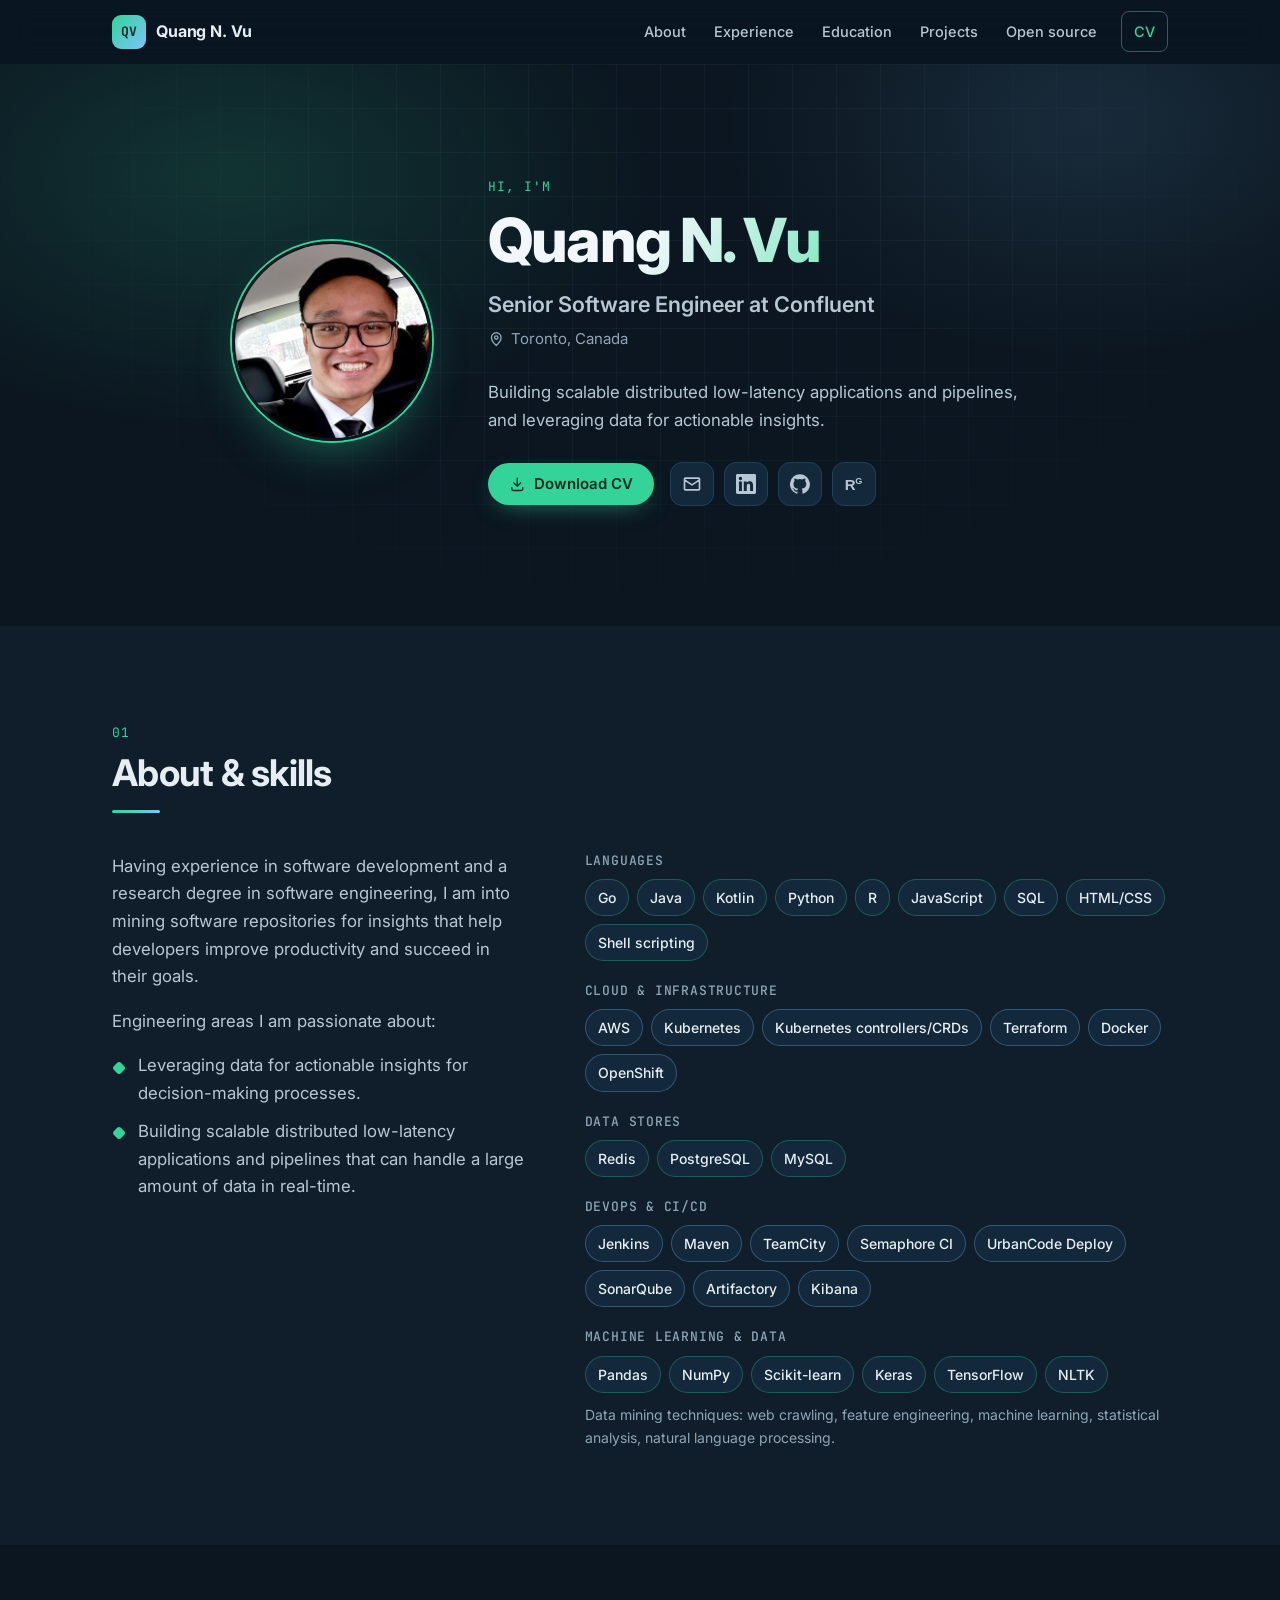
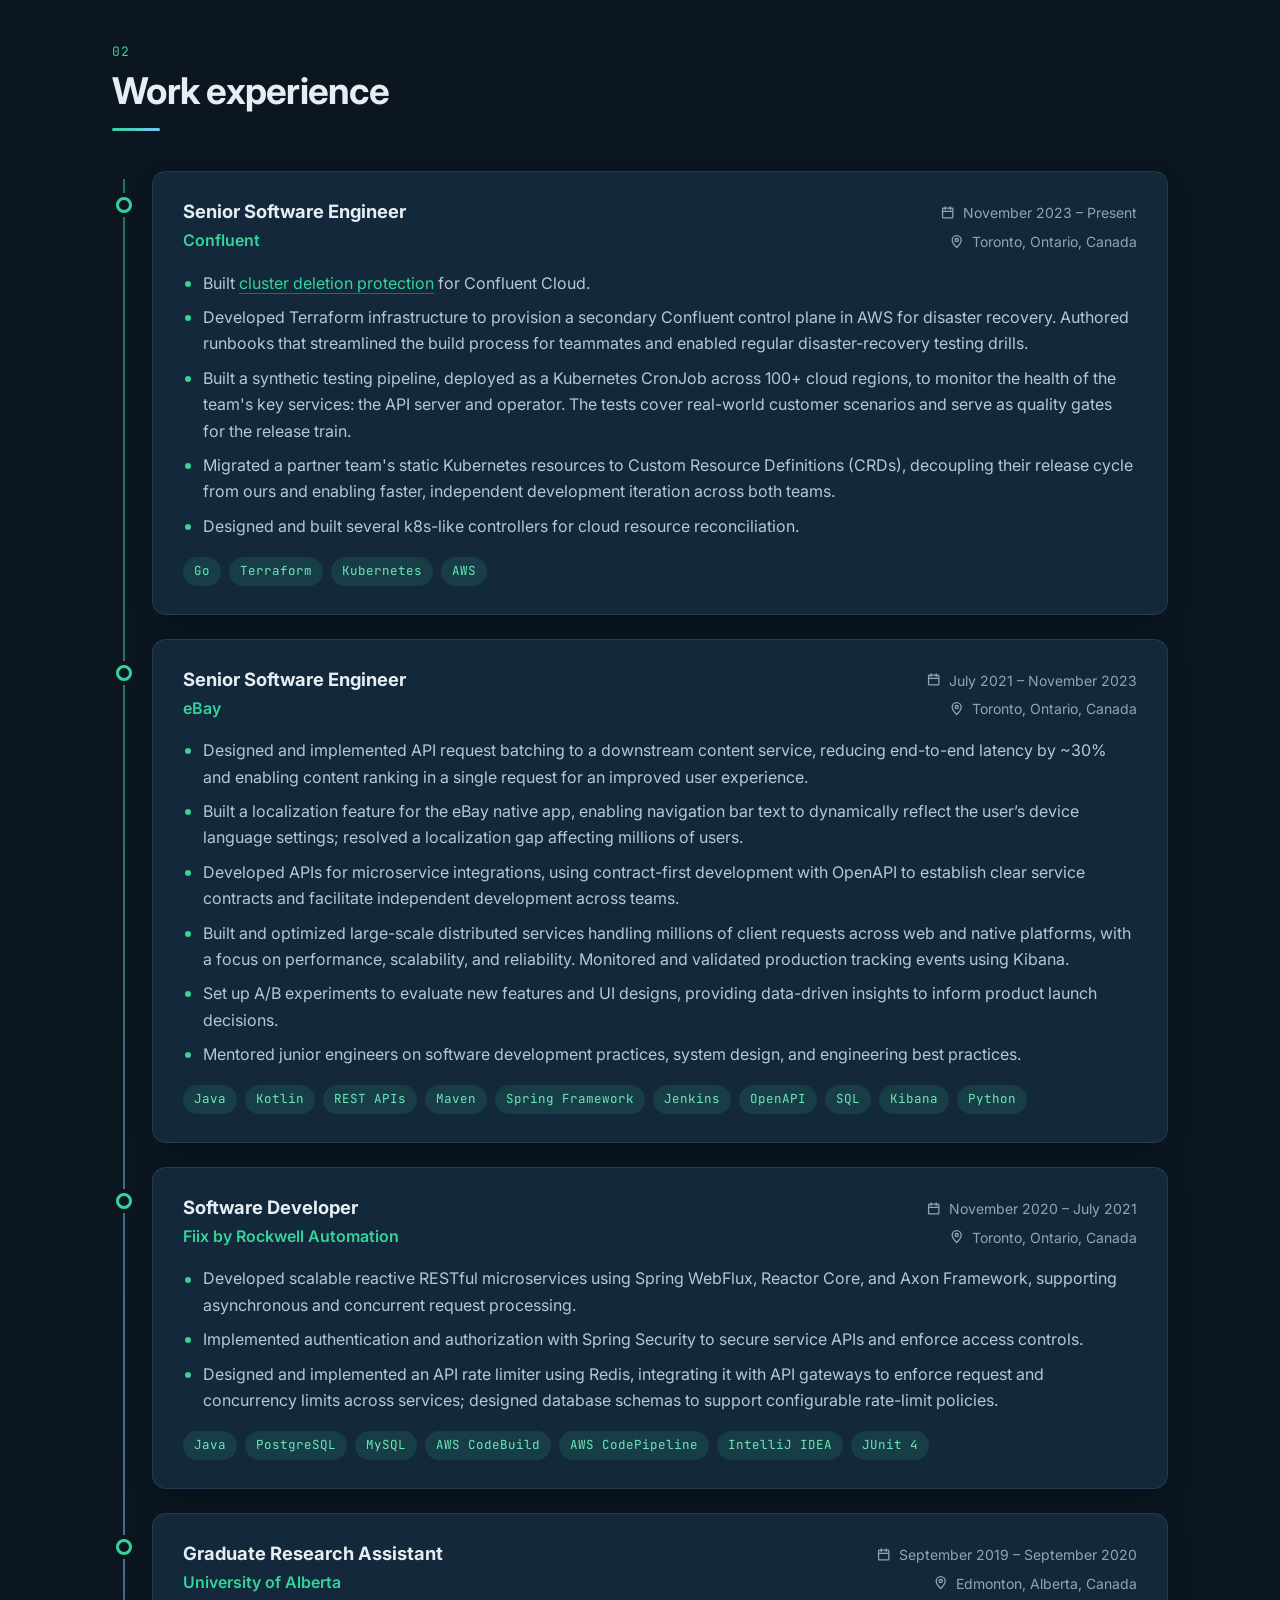
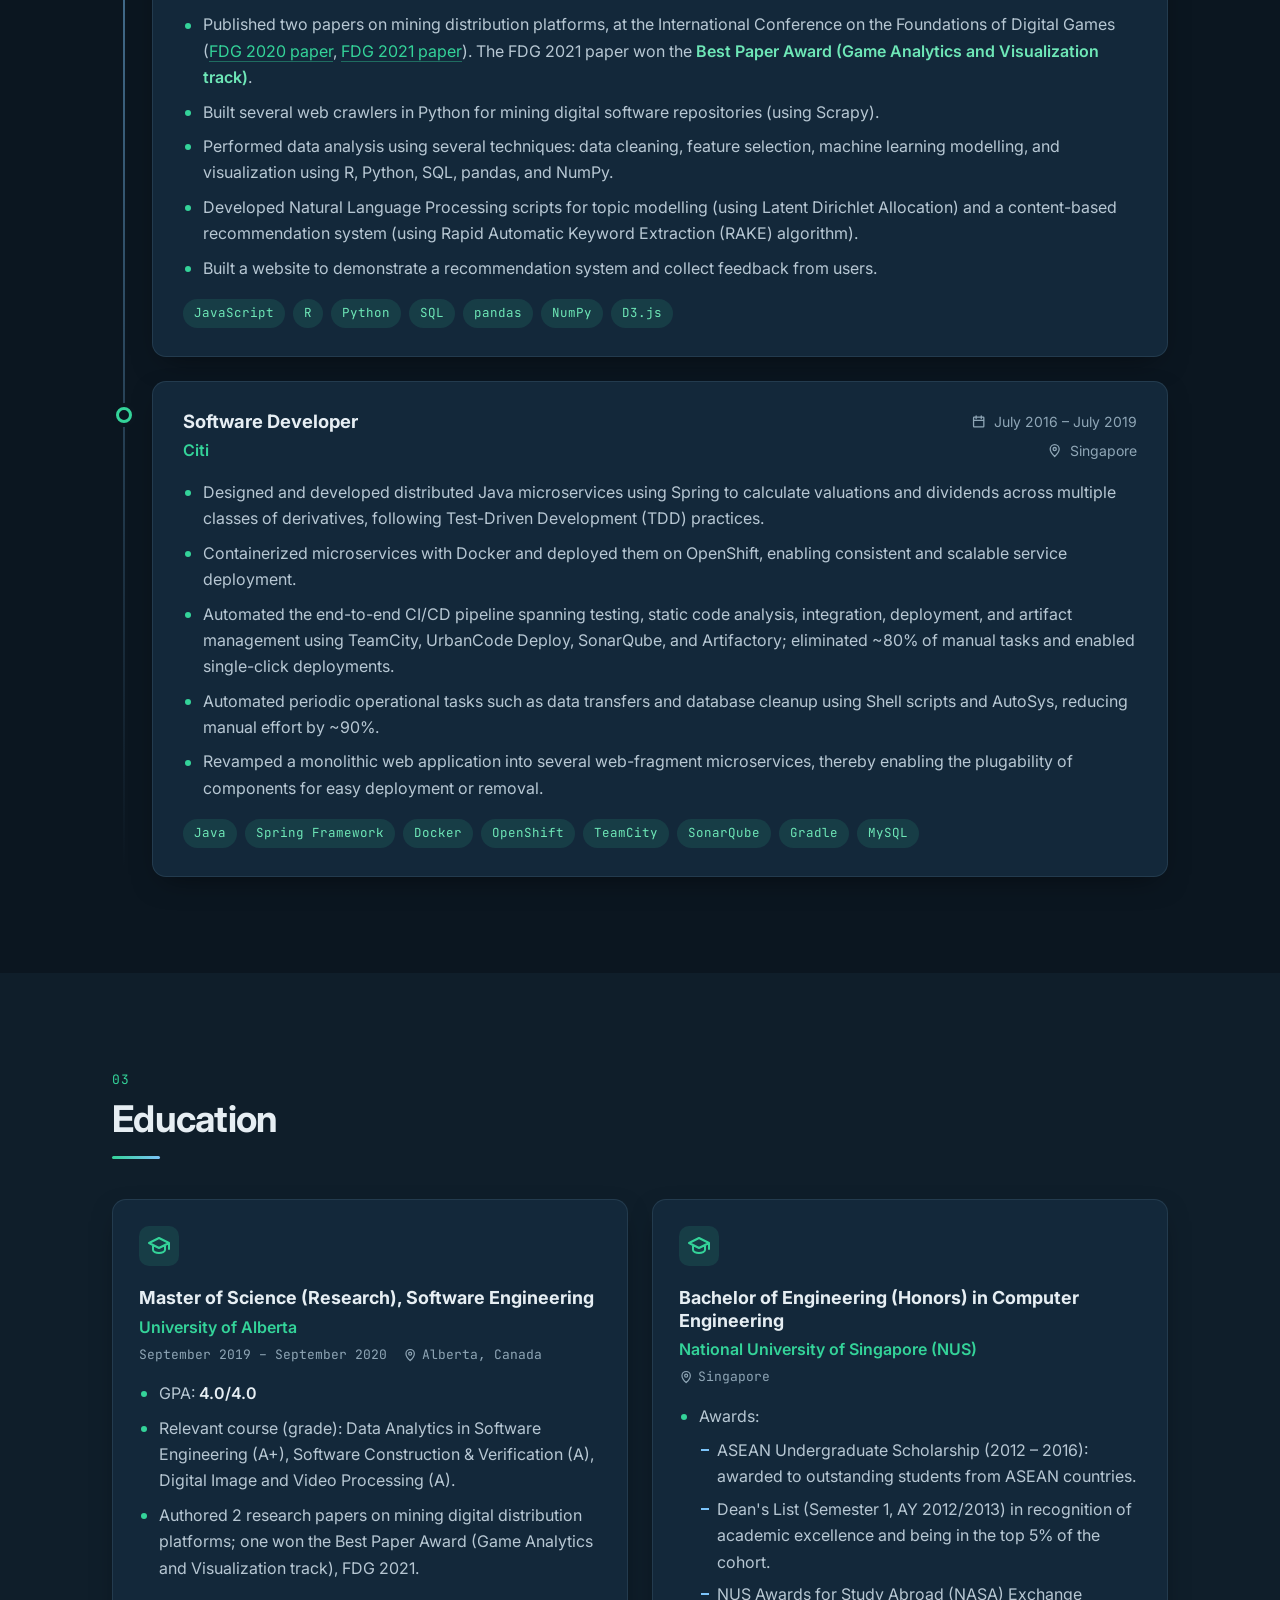
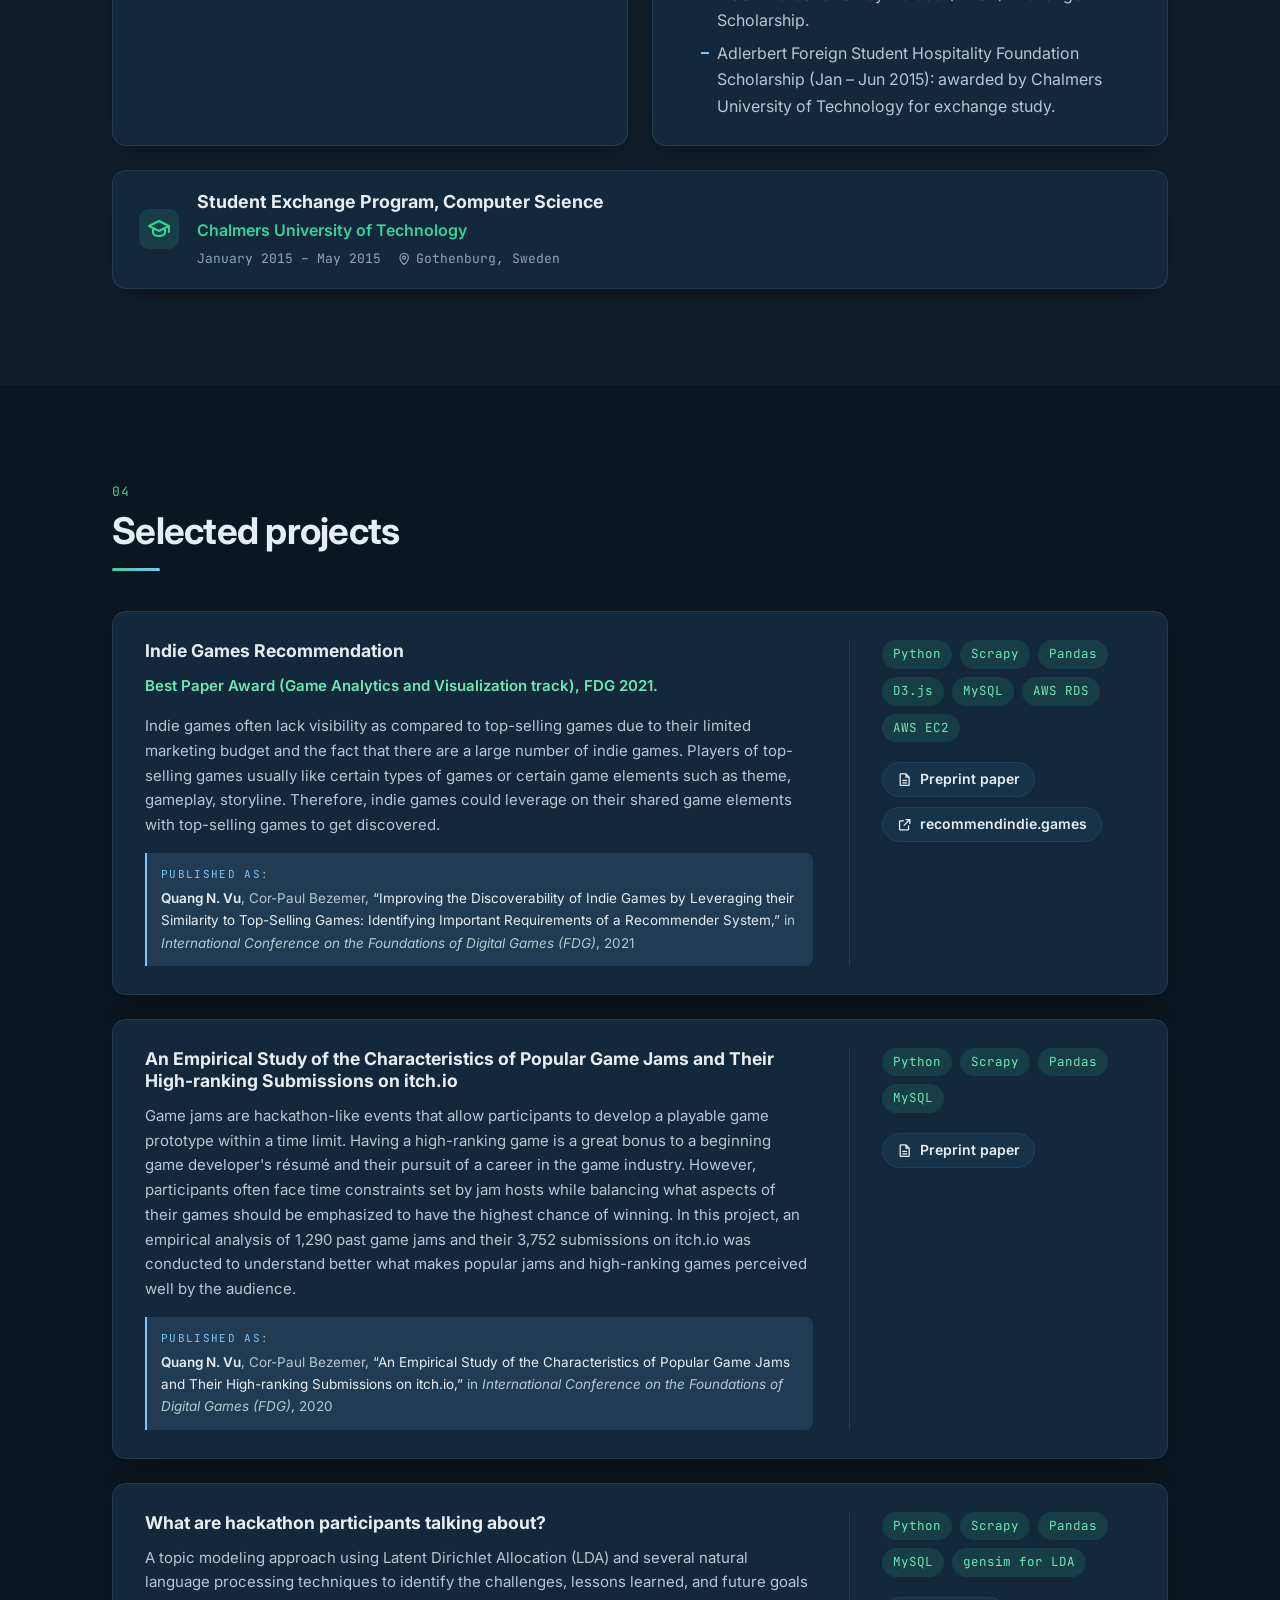
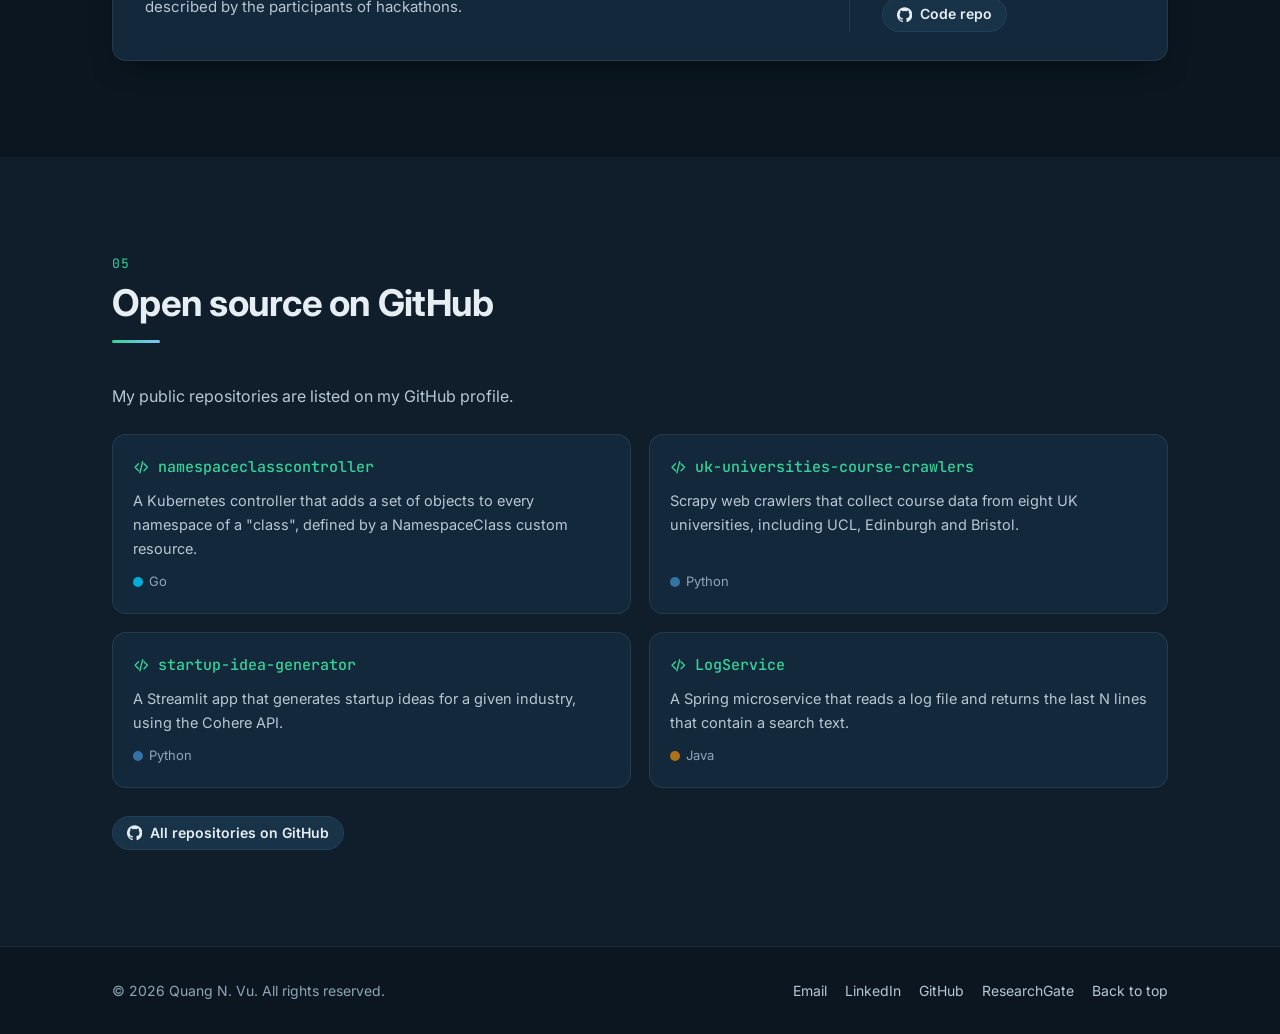
<file: index.html>
<!DOCTYPE html>
<html lang="en">
<head>
	<meta charset="UTF-8">
	<meta name="viewport" content="width=device-width, initial-scale=1">
	<title>Quang N. Vu | Senior Software Engineer at Confluent</title>
	<meta name="description" content="Quang N. Vu, Senior Software Engineer at Confluent in Toronto, Canada. Distributed systems, cloud infrastructure, Kubernetes and Go, with a research background in mining software repositories.">
	<meta name="author" content="Quang N. Vu">
	<meta name="theme-color" content="#0b1620">
	<link rel="canonical" href="https://hydradon.github.io/">

	<meta property="og:type" content="profile">
	<meta property="og:site_name" content="Quang N. Vu">
	<meta property="og:title" content="Quang N. Vu | Senior Software Engineer at Confluent">
	<meta property="og:description" content="Senior Software Engineer at Confluent in Toronto. Distributed systems, cloud infrastructure, Kubernetes and Go, with a research background in mining software repositories.">
	<meta property="og:url" content="https://hydradon.github.io/">
	<meta property="og:image" content="https://hydradon.github.io/images/avatar.jpg">
	<meta property="og:image:width" content="800">
	<meta property="og:image:height" content="800">
	<meta property="og:image:alt" content="Portrait of Quang N. Vu">
	<meta name="twitter:card" content="summary">
	<meta name="twitter:title" content="Quang N. Vu | Senior Software Engineer at Confluent">
	<meta name="twitter:description" content="Senior Software Engineer at Confluent in Toronto. Distributed systems, cloud infrastructure, Kubernetes and Go, with a research background in mining software repositories.">
	<meta name="twitter:image" content="https://hydradon.github.io/images/avatar.jpg">

	<link rel="icon" type="image/png" sizes="32x32" href="images/favicon-32x32.png">
	<link rel="icon" type="image/png" sizes="16x16" href="images/favicon-16x16.png">
	<link rel="apple-touch-icon" sizes="180x180" href="images/apple-touch-icon.png">

	<link rel="preconnect" href="https://fonts.googleapis.com">
	<link rel="preconnect" href="https://fonts.gstatic.com" crossorigin>
	<link href="https://fonts.googleapis.com/css2?family=Inter:wght@400;500;600;700;800&family=JetBrains+Mono:wght@400;500&display=swap" rel="stylesheet">
	<link rel="stylesheet" href="assets/css/style.css">

	<script type="application/ld+json">
	{
		"@context": "https://schema.org",
		"@type": "Person",
		"name": "Quang N. Vu",
		"jobTitle": "Senior Software Engineer",
		"worksFor": { "@type": "Organization", "name": "Confluent", "url": "https://www.confluent.io/" },
		"url": "https://hydradon.github.io/",
		"image": "https://hydradon.github.io/images/avatar.jpg",
		"email": "mailto:vu.n.quang@gmail.com",
		"address": { "@type": "PostalAddress", "addressLocality": "Toronto", "addressRegion": "ON", "addressCountry": "CA" },
		"alumniOf": [
			{ "@type": "CollegeOrUniversity", "name": "University of Alberta" },
			{ "@type": "CollegeOrUniversity", "name": "National University of Singapore" },
			{ "@type": "CollegeOrUniversity", "name": "Chalmers University of Technology" }
		],
		"sameAs": [
			"https://linkedin.com/in/vungocquang",
			"https://github.com/hydradon",
			"https://www.researchgate.net/profile/Quang-Vu-19"
		]
	}
	</script>
	<script defer src="assets/js/main.js"></script>
</head>
<body>
	<a class="skip-link" href="#main">Skip to content</a>

	<!-- Inline SVG sprite, referenced with <use href="#i-..."> -->
	<svg width="0" height="0" class="sr-only" aria-hidden="true" focusable="false">
		<symbol id="i-mail" viewBox="0 0 24 24"><path fill="none" stroke="currentColor" stroke-width="2" stroke-linecap="round" stroke-linejoin="round" d="M4 5h16a1 1 0 0 1 1 1v12a1 1 0 0 1-1 1H4a1 1 0 0 1-1-1V6a1 1 0 0 1 1-1Zm17 2-9 6-9-6"/></symbol>
		<symbol id="i-linkedin" viewBox="0 0 24 24"><path fill="currentColor" d="M20.45 20.45h-3.56v-5.57c0-1.33-.02-3.04-1.85-3.04-1.85 0-2.14 1.45-2.14 2.94v5.67H9.35V9h3.41v1.56h.05c.48-.9 1.64-1.85 3.37-1.85 3.6 0 4.27 2.37 4.27 5.46v6.28ZM5.34 7.43a2.06 2.06 0 1 1 0-4.13 2.06 2.06 0 0 1 0 4.13ZM7.12 20.45H3.56V9h3.56v11.45ZM22.22 0H1.77C.79 0 0 .77 0 1.73v20.54C0 23.23.79 24 1.77 24h20.45c.98 0 1.78-.77 1.78-1.73V1.73C24 .77 23.2 0 22.22 0Z"/></symbol>
		<symbol id="i-github" viewBox="0 0 24 24"><path fill="currentColor" d="M12 .3a12 12 0 0 0-3.8 23.4c.6.1.8-.3.8-.6v-2c-3.3.7-4-1.6-4-1.6-.6-1.4-1.4-1.8-1.4-1.8-1-.7.1-.7.1-.7 1.2.1 1.8 1.2 1.8 1.2 1 1.8 2.8 1.3 3.5 1 0-.8.4-1.3.7-1.6-2.7-.3-5.5-1.3-5.5-6 0-1.2.5-2.3 1.3-3.1-.2-.4-.6-1.6 0-3.2 0 0 1-.3 3.3 1.2a11.5 11.5 0 0 1 6 0c2.3-1.5 3.3-1.2 3.3-1.2.6 1.6.2 2.8.1 3.2.8.8 1.3 1.9 1.3 3.2 0 4.6-2.8 5.6-5.5 5.9.5.4.9 1.1.9 2.2v3.3c0 .3.1.7.8.6A12 12 0 0 0 12 .3"/></symbol>
		<symbol id="i-researchgate" viewBox="0 0 24 24"><text x="1" y="19" font-family="Arial, Helvetica, sans-serif" font-size="18" font-weight="700" fill="currentColor">R</text><text x="13.4" y="12" font-family="Arial, Helvetica, sans-serif" font-size="11" font-weight="700" fill="currentColor">G</text></symbol>
		<symbol id="i-download" viewBox="0 0 24 24"><path fill="none" stroke="currentColor" stroke-width="2" stroke-linecap="round" stroke-linejoin="round" d="M12 3v12m0 0 5-5m-5 5-5-5M4 17v2a2 2 0 0 0 2 2h12a2 2 0 0 0 2-2v-2"/></symbol>
		<symbol id="i-pin" viewBox="0 0 24 24"><path fill="none" stroke="currentColor" stroke-width="2" stroke-linecap="round" stroke-linejoin="round" d="M12 21s-7-6.2-7-11.5a7 7 0 0 1 14 0C19 14.8 12 21 12 21Zm0-9a2.5 2.5 0 1 0 0-5 2.5 2.5 0 0 0 0 5Z"/></symbol>
		<symbol id="i-calendar" viewBox="0 0 24 24"><path fill="none" stroke="currentColor" stroke-width="2" stroke-linecap="round" stroke-linejoin="round" d="M5 5h14a1 1 0 0 1 1 1v13a1 1 0 0 1-1 1H5a1 1 0 0 1-1-1V6a1 1 0 0 1 1-1Zm-1 5h16M8 3v4m8-4v4"/></symbol>
		<symbol id="i-doc" viewBox="0 0 24 24"><path fill="none" stroke="currentColor" stroke-width="2" stroke-linecap="round" stroke-linejoin="round" d="M14 3H6a1 1 0 0 0-1 1v16a1 1 0 0 0 1 1h12a1 1 0 0 0 1-1V8l-5-5Zm0 0v5h5M9 13h6m-6 4h6"/></symbol>
		<symbol id="i-external" viewBox="0 0 24 24"><path fill="none" stroke="currentColor" stroke-width="2" stroke-linecap="round" stroke-linejoin="round" d="M14 4h6v6m0-6-9 9M18 14v5a1 1 0 0 1-1 1H5a1 1 0 0 1-1-1V7a1 1 0 0 1 1-1h5"/></symbol>
		<symbol id="i-code" viewBox="0 0 24 24"><path fill="none" stroke="currentColor" stroke-width="2" stroke-linecap="round" stroke-linejoin="round" d="m8 7-5 5 5 5m8-10 5 5-5 5M14 4l-4 16"/></symbol>
		<symbol id="i-cap" viewBox="0 0 24 24"><path fill="none" stroke="currentColor" stroke-width="2" stroke-linecap="round" stroke-linejoin="round" d="M2 9l10-5 10 5-10 5L2 9Zm4 2v5c0 1.5 2.7 3 6 3s6-1.5 6-3v-5m4-2v6"/></symbol>
		<symbol id="i-menu" viewBox="0 0 24 24"><path fill="none" stroke="currentColor" stroke-width="2" stroke-linecap="round" d="M4 7h16M4 12h16M4 17h16"/></symbol>
		<symbol id="i-close" viewBox="0 0 24 24"><path fill="none" stroke="currentColor" stroke-width="2" stroke-linecap="round" d="M6 6l12 12M18 6 6 18"/></symbol>
	</svg>

	<header class="site-header" id="top">
		<nav class="nav container" aria-label="Main">
			<a class="brand" href="#top" aria-label="Quang N. Vu, back to top"><span class="brand-mark">QV</span><span class="brand-name">Quang N. Vu</span></a>
			<button class="nav-toggle" type="button" aria-expanded="false" aria-controls="nav-menu" aria-label="Open menu">
				<svg class="icon icon-open" aria-hidden="true"><use href="#i-menu"/></svg>
				<svg class="icon icon-close" aria-hidden="true"><use href="#i-close"/></svg>
			</button>
			<ul class="nav-menu" id="nav-menu">
				<li><a href="#about">About</a></li>
				<li><a href="#experience">Experience</a></li>
				<li><a href="#education">Education</a></li>
				<li><a href="#projects">Projects</a></li>
				<li><a href="#github">Open source</a></li>
				<li><a class="nav-cta" href="https://drive.google.com/file/d/1ijSLqp5tdUzBXTKt6Ss7HB9tU_DsemPb/view?usp=sharing" target="_blank" rel="noopener">CV</a></li>
			</ul>
		</nav>
	</header>

	<main id="main">
		<section class="hero" id="intro" aria-labelledby="hero-name">
			<div class="hero-bg" aria-hidden="true"></div>
			<div class="container hero-inner">
				<img class="avatar" src="images/avatar.jpg" alt="Portrait of Quang N. Vu" width="168" height="168">
				<div class="hero-text">
					<p class="eyebrow mono">Hi, I'm</p>
					<h1 id="hero-name">Quang N. Vu</h1>
					<p class="hero-role">Senior Software Engineer at Confluent</p>
					<p class="hero-location"><svg class="icon" aria-hidden="true"><use href="#i-pin"/></svg> Toronto, Canada</p>
					<p class="hero-tagline">Building scalable distributed low-latency applications and pipelines, and leveraging data for actionable insights.</p>
					<div class="hero-actions">
						<a class="btn btn-primary" href="https://drive.google.com/file/d/1ijSLqp5tdUzBXTKt6Ss7HB9tU_DsemPb/view?usp=sharing" target="_blank" rel="noopener">
							<svg class="icon" aria-hidden="true"><use href="#i-download"/></svg> Download CV
						</a>
						<ul class="socials" aria-label="Contact and profiles">
							<li><a class="icon-btn" href="mailto:vu.n.quang@gmail.com" aria-label="Email me" title="Email me"><svg class="icon" aria-hidden="true"><use href="#i-mail"/></svg></a></li>
							<li><a class="icon-btn" href="https://linkedin.com/in/vungocquang" target="_blank" rel="noopener" aria-label="My LinkedIn" title="My LinkedIn"><svg class="icon" aria-hidden="true"><use href="#i-linkedin"/></svg></a></li>
							<li><a class="icon-btn" href="https://github.com/hydradon" target="_blank" rel="noopener" aria-label="My GitHub" title="My GitHub"><svg class="icon" aria-hidden="true"><use href="#i-github"/></svg></a></li>
							<li><a class="icon-btn" href="https://www.researchgate.net/profile/Quang-Vu-19" target="_blank" rel="noopener" aria-label="My ResearchGate" title="My ResearchGate"><svg class="icon" aria-hidden="true"><use href="#i-researchgate"/></svg></a></li>
						</ul>
					</div>
				</div>
			</div>
		</section>

		<section class="section" id="about" aria-labelledby="about-title">
			<div class="container">
				<header class="section-head reveal">
					<p class="eyebrow mono">01</p>
					<h2 id="about-title">About &amp; skills</h2>
				</header>

				<div class="about-grid">
					<div class="about-text reveal">
						<p>Having experience in software development and a research degree in software engineering, I am into mining software repositories for insights that help developers improve productivity and succeed in their goals.</p>
						<p>Engineering areas I am passionate about:</p>
						<ul class="ticks">
							<li>Leveraging data for actionable insights for decision-making processes.</li>
							<li>Building scalable distributed low-latency applications and pipelines that can handle a large amount of data in real-time.</li>
						</ul>
					</div>

					<div class="skills reveal">
						<div class="skill-group">
							<h3>Languages</h3>
							<ul class="chips">
								<li>Go</li><li>Java</li><li>Kotlin</li><li>Python</li><li>R</li><li>JavaScript</li><li>SQL</li><li>HTML/CSS</li><li>Shell scripting</li>
							</ul>
						</div>
						<div class="skill-group">
							<h3>Cloud &amp; infrastructure</h3>
							<ul class="chips">
								<li>AWS</li><li>Kubernetes</li><li>Kubernetes controllers/CRDs</li><li>Terraform</li><li>Docker</li><li>OpenShift</li>
							</ul>
						</div>
						<div class="skill-group">
							<h3>Data stores</h3>
							<ul class="chips">
								<li>Redis</li><li>PostgreSQL</li><li>MySQL</li>
							</ul>
						</div>
						<div class="skill-group">
							<h3>DevOps &amp; CI/CD</h3>
							<ul class="chips">
								<li>Jenkins</li><li>Maven</li><li>TeamCity</li><li>Semaphore CI</li><li>UrbanCode Deploy</li><li>SonarQube</li><li>Artifactory</li><li>Kibana</li>
							</ul>
						</div>
						<div class="skill-group">
							<h3>Machine learning &amp; data</h3>
							<ul class="chips">
								<li>Pandas</li><li>NumPy</li><li>Scikit-learn</li><li>Keras</li><li>TensorFlow</li><li>NLTK</li>
							</ul>
							<p class="skill-note">Data mining techniques: web crawling, feature engineering, machine learning, statistical analysis, natural language processing.</p>
						</div>
					</div>
				</div>
			</div>
		</section>

		<section class="section" id="experience" aria-labelledby="experience-title">
			<div class="container">
				<header class="section-head reveal">
					<p class="eyebrow mono">02</p>
					<h2 id="experience-title">Work experience</h2>
				</header>

				<ol class="timeline">
					<li class="timeline-item reveal">
						<article class="card job">
							<header class="job-head">
								<div>
									<h3>Senior Software Engineer</h3>
									<p class="org">Confluent</p>
								</div>
								<ul class="meta">
									<li><svg class="icon" aria-hidden="true"><use href="#i-calendar"/></svg> November 2023 – Present</li>
									<li><svg class="icon" aria-hidden="true"><use href="#i-pin"/></svg> Toronto, Ontario, Canada</li>
								</ul>
							</header>
							<ul class="bullets">
								<li>Built <a class="inline-link" href="https://docs.confluent.io/cloud/current/clusters/deletion-protection.html" target="_blank" rel="noopener">cluster deletion protection</a> for Confluent Cloud.</li>
								<li>Developed Terraform infrastructure to provision a secondary Confluent control plane in AWS for disaster recovery. Authored runbooks that streamlined the build process for teammates and enabled regular disaster-recovery testing drills.</li>
								<li>Built a synthetic testing pipeline, deployed as a Kubernetes CronJob across 100+ cloud regions, to monitor the health of the team's key services: the API server and operator. The tests cover real-world customer scenarios and serve as quality gates for the release train.</li>
								<li>Migrated a partner team's static Kubernetes resources to Custom Resource Definitions (CRDs), decoupling their release cycle from ours and enabling faster, independent development iteration across both teams.</li>
								<li>Designed and built several k8s-like controllers for cloud resource reconciliation.</li>
							</ul>
							<ul class="chips chips-sm" aria-label="Tech">
								<li>Go</li><li>Terraform</li><li>Kubernetes</li><li>AWS</li>
							</ul>
						</article>
					</li>

					<li class="timeline-item reveal">
						<article class="card job">
							<header class="job-head">
								<div>
									<h3>Senior Software Engineer</h3>
									<p class="org">eBay</p>
								</div>
								<ul class="meta">
									<li><svg class="icon" aria-hidden="true"><use href="#i-calendar"/></svg> July 2021 – November 2023</li>
									<li><svg class="icon" aria-hidden="true"><use href="#i-pin"/></svg> Toronto, Ontario, Canada</li>
								</ul>
							</header>
							<ul class="bullets">
								<li>Designed and implemented API request batching to a downstream content service, reducing end-to-end latency by ~30% and enabling content ranking in a single request for an improved user experience.</li>
								<li>Built a localization feature for the eBay native app, enabling navigation bar text to dynamically reflect the user’s device language settings; resolved a localization gap affecting millions of users.</li>
								<li>Developed APIs for microservice integrations, using contract-first development with OpenAPI to establish clear service contracts and facilitate independent development across teams.</li>
								<li>Built and optimized large-scale distributed services handling millions of client requests across web and native platforms, with a focus on performance, scalability, and reliability. Monitored and validated production tracking events using Kibana.</li>
								<li>Set up A/B experiments to evaluate new features and UI designs, providing data-driven insights to inform product launch decisions.</li>
								<li>Mentored junior engineers on software development practices, system design, and engineering best practices.</li>
							</ul>
							<ul class="chips chips-sm" aria-label="Tech">
								<li>Java</li><li>Kotlin</li><li>REST APIs</li><li>Maven</li><li>Spring Framework</li><li>Jenkins</li><li>OpenAPI</li><li>SQL</li><li>Kibana</li><li>Python</li>
							</ul>
						</article>
					</li>

					<li class="timeline-item reveal">
						<article class="card job">
							<header class="job-head">
								<div>
									<h3>Software Developer</h3>
									<p class="org">Fiix by Rockwell Automation</p>
								</div>
								<ul class="meta">
									<li><svg class="icon" aria-hidden="true"><use href="#i-calendar"/></svg> November 2020 – July 2021</li>
									<li><svg class="icon" aria-hidden="true"><use href="#i-pin"/></svg> Toronto, Ontario, Canada</li>
								</ul>
							</header>
							<ul class="bullets">
								<li>Developed scalable reactive RESTful microservices using Spring WebFlux, Reactor Core, and Axon Framework, supporting asynchronous and concurrent request processing.</li>
								<li>Implemented authentication and authorization with Spring Security to secure service APIs and enforce access controls.</li>
								<li>Designed and implemented an API rate limiter using Redis, integrating it with API gateways to enforce request and concurrency limits across services; designed database schemas to support configurable rate-limit policies.</li>
							</ul>
							<ul class="chips chips-sm" aria-label="Tech">
								<li>Java</li><li>PostgreSQL</li><li>MySQL</li><li>AWS CodeBuild</li><li>AWS CodePipeline</li><li>IntelliJ IDEA</li><li>JUnit 4</li>
							</ul>
						</article>
					</li>

					<li class="timeline-item reveal">
						<article class="card job">
							<header class="job-head">
								<div>
									<h3>Graduate Research Assistant</h3>
									<p class="org">University of Alberta</p>
								</div>
								<ul class="meta">
									<li><svg class="icon" aria-hidden="true"><use href="#i-calendar"/></svg> September 2019 – September 2020</li>
									<li><svg class="icon" aria-hidden="true"><use href="#i-pin"/></svg> Edmonton, Alberta, Canada</li>
								</ul>
							</header>
							<ul class="bullets">
								<li>Published two papers on mining distribution platforms, at the International Conference on the Foundations of Digital Games (<a class="inline-link" href="https://www.researchgate.net/publication/340634103_An_Empirical_Study_of_the_Characteristics_of_Popular_Game_Jams_and_Their_High-ranking_Submissions_on_itchio" target="_blank" rel="noopener">FDG 2020 paper</a>, <a class="inline-link" href="https://www.researchgate.net/publication/350709239_Improving_the_Discoverability_of_Indie_Games_by_Leveraging_their_Similarity_to_Top-Selling_Games_Identifying_Important_Requirements_of_a_Recommender_System" target="_blank" rel="noopener">FDG 2021 paper</a>). The FDG 2021 paper won the <strong class="hl">Best Paper Award (Game Analytics and Visualization track)</strong>.</li>
								<li>Built several web crawlers in Python for mining digital software repositories (using Scrapy).</li>
								<li>Performed data analysis using several techniques: data cleaning, feature selection, machine learning modelling, and visualization using R, Python, SQL, pandas, and NumPy.</li>
								<li>Developed Natural Language Processing scripts for topic modelling (using Latent Dirichlet Allocation) and a content-based recommendation system (using Rapid Automatic Keyword Extraction (RAKE) algorithm).</li>
								<li>Built a website to demonstrate a recommendation system and collect feedback from users.</li>
							</ul>
							<ul class="chips chips-sm" aria-label="Tech">
								<li>JavaScript</li><li>R</li><li>Python</li><li>SQL</li><li>pandas</li><li>NumPy</li><li>D3.js</li>
							</ul>
						</article>
					</li>

					<li class="timeline-item reveal">
						<article class="card job">
							<header class="job-head">
								<div>
									<h3>Software Developer</h3>
									<p class="org">Citi</p>
								</div>
								<ul class="meta">
									<li><svg class="icon" aria-hidden="true"><use href="#i-calendar"/></svg> July 2016 – July 2019</li>
									<li><svg class="icon" aria-hidden="true"><use href="#i-pin"/></svg> Singapore</li>
								</ul>
							</header>
							<ul class="bullets">
								<li>Designed and developed distributed Java microservices using Spring to calculate valuations and dividends across multiple classes of derivatives, following Test-Driven Development (TDD) practices.</li>
								<li>Containerized microservices with Docker and deployed them on OpenShift, enabling consistent and scalable service deployment.</li>
								<li>Automated the end-to-end CI/CD pipeline spanning testing, static code analysis, integration, deployment, and artifact management using TeamCity, UrbanCode Deploy, SonarQube, and Artifactory; eliminated ~80% of manual tasks and enabled single-click deployments.</li>
								<li>Automated periodic operational tasks such as data transfers and database cleanup using Shell scripts and AutoSys, reducing manual effort by ~90%.</li>
								<li>Revamped a monolithic web application into several web-fragment microservices, thereby enabling the plugability of components for easy deployment or removal.</li>
							</ul>
							<ul class="chips chips-sm" aria-label="Tech">
								<li>Java</li><li>Spring Framework</li><li>Docker</li><li>OpenShift</li><li>TeamCity</li><li>SonarQube</li><li>Gradle</li><li>MySQL</li>
							</ul>
						</article>
					</li>
				</ol>
			</div>
		</section>

		<section class="section" id="education" aria-labelledby="education-title">
			<div class="container">
				<header class="section-head reveal">
					<p class="eyebrow mono">03</p>
					<h2 id="education-title">Education</h2>
				</header>

				<div class="edu-grid">
					<article class="card edu reveal">
						<svg class="icon edu-icon" aria-hidden="true"><use href="#i-cap"/></svg>
						<h3>Master of Science (Research), Software Engineering</h3>
						<p class="org">University of Alberta</p>
						<p class="meta-line mono"><span>September 2019 – September 2020</span><span class="edu-loc"><svg class="icon" aria-hidden="true"><use href="#i-pin"/></svg> Alberta, Canada</span></p>
						<ul class="bullets">
							<li>GPA: <strong>4.0/4.0</strong></li>
							<li>Relevant course (grade): Data Analytics in Software Engineering (A+), Software Construction &amp; Verification (A), Digital Image and Video Processing (A).</li>
							<li>Authored 2 research papers on mining digital distribution platforms; one won the Best Paper Award (Game Analytics and Visualization track), FDG 2021.</li>
						</ul>
					</article>

					<article class="card edu reveal">
						<svg class="icon edu-icon" aria-hidden="true"><use href="#i-cap"/></svg>
						<h3>Bachelor of Engineering (Honors) in Computer Engineering</h3>
						<p class="org">National University of Singapore (NUS)</p>
						<p class="meta-line mono"><span class="edu-loc"><svg class="icon" aria-hidden="true"><use href="#i-pin"/></svg> Singapore</span></p>
						<ul class="bullets">
							<li>Awards:
								<ul>
									<li>ASEAN Undergraduate Scholarship (2012 – 2016): awarded to outstanding students from ASEAN countries.</li>
									<li>Dean's List (Semester 1, AY 2012/2013) in recognition of academic excellence and being in the top 5% of the cohort.</li>
									<li>NUS Awards for Study Abroad (NASA) Exchange Scholarship.</li>
									<li>Adlerbert Foreign Student Hospitality Foundation Scholarship (Jan – Jun 2015): awarded by Chalmers University of Technology for exchange study.</li>
								</ul>
							</li>
						</ul>
					</article>

					<article class="card edu edu-minor reveal">
						<svg class="icon edu-icon" aria-hidden="true"><use href="#i-cap"/></svg>
						<div>
							<h3>Student Exchange Program, Computer Science</h3>
							<p class="org">Chalmers University of Technology</p>
							<p class="meta-line mono"><span>January 2015 – May 2015</span><span class="edu-loc"><svg class="icon" aria-hidden="true"><use href="#i-pin"/></svg> Gothenburg, Sweden</span></p>
						</div>
					</article>
				</div>
			</div>
		</section>

		<section class="section" id="projects" aria-labelledby="projects-title">
			<div class="container">
				<header class="section-head reveal">
					<p class="eyebrow mono">04</p>
					<h2 id="projects-title">Selected projects</h2>
				</header>

				<div class="project-list">
					<article class="card project reveal">
						<div class="project-main">
							<h3>Indie Games Recommendation</h3>
							<p><strong class="hl">Best Paper Award (Game Analytics and Visualization track), FDG 2021.</strong></p>
							<p>Indie games often lack visibility as compared to top-selling games due to their limited marketing budget and the fact that there are a large number of indie games. Players of top-selling games usually like certain types of games or certain game elements such as theme, gameplay, storyline. Therefore, indie games could leverage on their shared game elements with top-selling games to get discovered.</p>
							<p class="citation"><span class="citation-label mono">Published as:</span> <strong>Quang N. Vu</strong>, Cor-Paul Bezemer, <span class="citation-title">“Improving the Discoverability of Indie Games by Leveraging their Similarity to Top-Selling Games: Identifying Important Requirements of a Recommender System,”</span> in <em>International Conference on the Foundations of Digital Games (FDG)</em>, 2021</p>
						</div>
						<div class="project-side">
							<ul class="chips chips-sm" aria-label="Tech">
								<li>Python</li><li>Scrapy</li><li>Pandas</li><li>D3.js</li><li>MySQL</li><li>AWS RDS</li><li>AWS EC2</li>
							</ul>
							<div class="project-links">
								<a class="btn btn-ghost" href="https://www.researchgate.net/publication/350709239_Improving_the_Discoverability_of_Indie_Games_by_Leveraging_their_Similarity_to_Top-Selling_Games_Identifying_Important_Requirements_of_a_Recommender_System" target="_blank" rel="noopener"><svg class="icon" aria-hidden="true"><use href="#i-doc"/></svg> Preprint paper</a>
								<a class="btn btn-ghost" href="http://www.recommendindie.games" target="_blank" rel="noopener"><svg class="icon" aria-hidden="true"><use href="#i-external"/></svg> recommendindie.games</a>
							</div>
						</div>
					</article>

					<article class="card project reveal">
						<div class="project-main">
							<h3>An Empirical Study of the Characteristics of Popular Game Jams and Their High-ranking Submissions on itch.io</h3>
							<p>Game jams are hackathon-like events that allow participants to develop a playable game prototype within a time limit. Having a high-ranking game is a great bonus to a beginning game developer's résumé and their pursuit of a career in the game industry. However, participants often face time constraints set by jam hosts while balancing what aspects of their games should be emphasized to have the highest chance of winning. In this project, an empirical analysis of 1,290 past game jams and their 3,752 submissions on itch.io was conducted to understand better what makes popular jams and high-ranking games perceived well by the audience.</p>
							<p class="citation"><span class="citation-label mono">Published as:</span> <strong>Quang N. Vu</strong>, Cor-Paul Bezemer, <span class="citation-title">“An Empirical Study of the Characteristics of Popular Game Jams and Their High-ranking Submissions on itch.io,”</span> in <em>International Conference on the Foundations of Digital Games (FDG)</em>, 2020</p>
						</div>
						<div class="project-side">
							<ul class="chips chips-sm" aria-label="Tech">
								<li>Python</li><li>Scrapy</li><li>Pandas</li><li>MySQL</li>
							</ul>
							<div class="project-links">
								<a class="btn btn-ghost" href="https://www.researchgate.net/publication/340634103_An_Empirical_Study_of_the_Characteristics_of_Popular_Game_Jams_and_Their_High-ranking_Submissions_on_itchio" target="_blank" rel="noopener"><svg class="icon" aria-hidden="true"><use href="#i-doc"/></svg> Preprint paper</a>
							</div>
						</div>
					</article>

					<article class="card project reveal">
						<div class="project-main">
							<h3>What are hackathon participants talking about?</h3>
							<p>A topic modeling approach using Latent Dirichlet Allocation (LDA) and several natural language processing techniques to identify the challenges, lessons learned, and future goals described by the participants of hackathons.</p>
						</div>
						<div class="project-side">
							<ul class="chips chips-sm" aria-label="Tech">
								<li>Python</li><li>Scrapy</li><li>Pandas</li><li>MySQL</li><li>gensim for LDA</li>
							</ul>
							<div class="project-links">
								<a class="btn btn-ghost" href="https://github.com/hydradon/devpost_hackathons-LDA" target="_blank" rel="noopener"><svg class="icon" aria-hidden="true"><use href="#i-github"/></svg> Code repo</a>
							</div>
						</div>
					</article>
				</div>
			</div>
		</section>

		<section class="section" id="github" aria-labelledby="github-title">
			<div class="container">
				<header class="section-head">
					<p class="eyebrow mono">05</p>
					<h2 id="github-title">Open source on GitHub</h2>
				</header>
				<p class="repo-intro">My public repositories are listed on my GitHub profile.</p>
				<div class="repo-grid">
					<a class="card repo" href="https://github.com/hydradon/namespaceclasscontroller" target="_blank" rel="noopener">
						<span class="repo-name"><svg class="icon" aria-hidden="true"><use href="#i-code"/></svg>namespaceclasscontroller</span>
						<p class="repo-desc">A Kubernetes controller that adds a set of objects to every namespace of a &quot;class&quot;, defined by a NamespaceClass custom resource.</p>
						<div class="repo-meta"><span><i class="lang-dot lang-go"></i>Go</span></div>
					</a>
					<a class="card repo" href="https://github.com/hydradon/uk-universities-course-crawlers" target="_blank" rel="noopener">
						<span class="repo-name"><svg class="icon" aria-hidden="true"><use href="#i-code"/></svg>uk-universities-course-crawlers</span>
						<p class="repo-desc">Scrapy web crawlers that collect course data from eight UK universities, including UCL, Edinburgh and Bristol.</p>
						<div class="repo-meta"><span><i class="lang-dot lang-python"></i>Python</span></div>
					</a>
					<a class="card repo" href="https://github.com/hydradon/startup-idea-generator" target="_blank" rel="noopener">
						<span class="repo-name"><svg class="icon" aria-hidden="true"><use href="#i-code"/></svg>startup-idea-generator</span>
						<p class="repo-desc">A Streamlit app that generates startup ideas for a given industry, using the Cohere API.</p>
						<div class="repo-meta"><span><i class="lang-dot lang-python"></i>Python</span></div>
					</a>
					<a class="card repo" href="https://github.com/hydradon/LogService" target="_blank" rel="noopener">
						<span class="repo-name"><svg class="icon" aria-hidden="true"><use href="#i-code"/></svg>LogService</span>
						<p class="repo-desc">A Spring microservice that reads a log file and returns the last N lines that contain a search text.</p>
						<div class="repo-meta"><span><i class="lang-dot lang-java"></i>Java</span></div>
					</a>
				</div>
				<p class="repo-more"><a class="btn btn-ghost" href="https://github.com/hydradon?tab=repositories" target="_blank" rel="noopener"><svg class="icon" aria-hidden="true"><use href="#i-github"/></svg> All repositories on GitHub</a></p>
			</div>
		</section>
	</main>

	<footer class="site-footer">
		<div class="container footer-inner">
			<p>&copy; <span id="year">2026</span> Quang N. Vu. All rights reserved.</p>
			<ul class="footer-links">
				<li><a href="mailto:vu.n.quang@gmail.com">Email</a></li>
				<li><a href="https://linkedin.com/in/vungocquang" target="_blank" rel="noopener">LinkedIn</a></li>
				<li><a href="https://github.com/hydradon" target="_blank" rel="noopener">GitHub</a></li>
				<li><a href="https://www.researchgate.net/profile/Quang-Vu-19" target="_blank" rel="noopener">ResearchGate</a></li>
				<li><a href="#top">Back to top</a></li>
			</ul>
		</div>
	</footer>
</body>
</html>
</file>
<file: assets/css/style.css>
:root {
	--bg: #0b1620;
	--bg-2: #0f1e2a;
	--surface: #13283a;
	--surface-2: #183248;
	--border: #20405a;
	--border-soft: rgba(148, 196, 222, 0.12);
	--text: #e6eef3;
	--text-2: #b7c7d3;
	--muted: #8fa6b6;
	--accent: #34d399;
	--accent-strong: #6ee7b7;
	--accent-soft: rgba(52, 211, 153, 0.12);
	--blue: #7cc4fa;
	--blue-soft: rgba(124, 196, 250, 0.12);
	--radius: 14px;
	--radius-sm: 8px;
	--shadow: 0 10px 30px -12px rgba(0, 0, 0, 0.55);
	--max: 1120px;
	--nav-h: 64px;
	--font: "Inter", system-ui, -apple-system, "Segoe UI", Roboto, sans-serif;
	--mono: "JetBrains Mono", ui-monospace, SFMono-Regular, Menlo, monospace;
	color-scheme: dark;
}

*, *::before, *::after { box-sizing: border-box; }

html {
	scroll-behavior: smooth;
	scroll-padding-top: calc(var(--nav-h) + 16px);
	-webkit-text-size-adjust: 100%;
}

body {
	margin: 0;
	background: var(--bg);
	color: var(--text);
	font-family: var(--font);
	font-size: 16px;
	line-height: 1.65;
	-webkit-font-smoothing: antialiased;
	overflow-x: hidden;
}

img, svg { display: block; max-width: 100%; }
h1, h2, h3 { line-height: 1.25; margin: 0; color: var(--text); }
p { margin: 0 0 1em; }
ul, ol { margin: 0; padding: 0; }
a { color: var(--accent); text-decoration: none; }
a:hover { color: var(--accent-strong); }
strong { color: var(--text); font-weight: 600; }

:focus-visible {
	outline: 2px solid var(--accent);
	outline-offset: 3px;
	border-radius: 6px;
}

.sr-only {
	position: absolute !important;
	width: 1px; height: 1px;
	overflow: hidden;
	clip: rect(0 0 0 0);
	white-space: nowrap;
}

.skip-link {
	position: absolute;
	left: 16px;
	top: -100px;
	z-index: 100;
	padding: 10px 16px;
	background: var(--accent);
	color: #062a1d;
	font-weight: 600;
	border-radius: var(--radius-sm);
}
.skip-link:focus { top: 12px; color: #062a1d; }

.container {
	width: 100%;
	max-width: var(--max);
	margin: 0 auto;
	padding: 0 16px;
}
@media (min-width: 768px) { .container { padding: 0 32px; } }

.mono { font-family: var(--mono); }

.icon {
	width: 1.1em;
	height: 1.1em;
	flex-shrink: 0;
	display: inline-block;
	vertical-align: -0.15em;
}

/* Header / nav */
.site-header {
	position: sticky;
	top: 0;
	z-index: 50;
	height: var(--nav-h);
	background: rgba(11, 22, 32, 0.72);
	-webkit-backdrop-filter: blur(14px) saturate(140%);
	backdrop-filter: blur(14px) saturate(140%);
	border-bottom: 1px solid transparent;
	transition: border-color .2s, background .2s;
}
.site-header.scrolled {
	border-bottom-color: var(--border-soft);
	background: rgba(11, 22, 32, 0.85);
}

.nav {
	height: 100%;
	display: flex;
	align-items: center;
	justify-content: space-between;
	gap: 16px;
}

.brand {
	display: inline-flex;
	align-items: center;
	gap: 10px;
	color: var(--text);
	font-weight: 700;
	letter-spacing: -0.01em;
}
.brand:hover { color: var(--text); }
.brand-mark {
	display: grid;
	place-items: center;
	width: 34px; height: 34px;
	border-radius: 9px;
	font-family: var(--mono);
	font-size: 13px;
	color: #062a1d;
	background: linear-gradient(135deg, var(--accent), var(--blue));
}

.nav-menu {
	list-style: none;
	display: flex;
	align-items: center;
	gap: 4px;
}
.nav-menu a {
	display: block;
	padding: 8px 12px;
	border-radius: var(--radius-sm);
	color: var(--text-2);
	font-size: 14.5px;
	font-weight: 500;
	transition: color .15s, background .15s;
}
.nav-menu a:hover { color: var(--text); background: var(--surface); }
.nav-menu a.active { color: var(--accent); background: var(--accent-soft); }
.nav-menu .nav-cta {
	margin-left: 8px;
	color: var(--accent);
	border: 1px solid rgba(52, 211, 153, 0.45);
}
.nav-menu .nav-cta:hover { background: var(--accent-soft); color: var(--accent-strong); }

.nav-toggle {
	display: none;
	width: 42px; height: 42px;
	place-items: center;
	padding: 0;
	color: var(--text);
	background: var(--surface);
	border: 1px solid var(--border);
	border-radius: 10px;
	cursor: pointer;
}
.nav-toggle .icon { width: 22px; height: 22px; }
.nav-toggle .icon-close { display: none; }
.nav-toggle[aria-expanded="true"] .icon-open { display: none; }
.nav-toggle[aria-expanded="true"] .icon-close { display: block; }

@media (max-width: 860px) {
	.nav-toggle { display: grid; }
	.nav-menu {
		position: absolute;
		top: var(--nav-h);
		left: 0; right: 0;
		flex-direction: column;
		align-items: stretch;
		gap: 2px;
		padding: 12px 16px 20px;
		background: var(--bg);
		border-bottom: 1px solid var(--border-soft);
		box-shadow: var(--shadow);
		display: none;
	}
	.nav-menu.open { display: flex; }
	.nav-menu a { padding: 12px 14px; font-size: 16px; }
	.nav-menu .nav-cta { margin: 8px 0 0; text-align: center; }
}

/* Buttons */
.btn {
	display: inline-flex;
	align-items: center;
	gap: 8px;
	padding: 11px 20px;
	border-radius: 999px;
	font-weight: 600;
	font-size: 15px;
	line-height: 1.2;
	border: 1px solid transparent;
	transition: transform .15s, background .15s, border-color .15s, color .15s, box-shadow .15s;
}
.btn-primary {
	background: var(--accent);
	color: #062a1d;
	box-shadow: 0 8px 24px -10px rgba(52, 211, 153, 0.6);
}
.btn-primary:hover { background: var(--accent-strong); color: #062a1d; transform: translateY(-1px); }
.btn-ghost {
	padding: 8px 14px;
	font-size: 14px;
	color: var(--text);
	background: var(--surface-2);
	border-color: var(--border);
}
.btn-ghost:hover { color: var(--accent-strong); border-color: rgba(52, 211, 153, 0.5); }

.icon-btn {
	display: grid;
	place-items: center;
	width: 44px; height: 44px;
	border-radius: 12px;
	color: var(--text-2);
	background: var(--surface);
	border: 1px solid var(--border);
	transition: color .15s, border-color .15s, transform .15s;
}
.icon-btn .icon { width: 20px; height: 20px; }
.icon-btn:hover { color: var(--accent); border-color: rgba(52, 211, 153, 0.5); transform: translateY(-2px); }

/* Hero */
.hero {
	position: relative;
	overflow: hidden;
	padding: 72px 0 88px;
	isolation: isolate;
}
.hero-bg {
	position: absolute;
	inset: 0;
	z-index: -1;
	background:
		radial-gradient(600px 360px at 18% 20%, rgba(52, 211, 153, 0.16), transparent 70%),
		radial-gradient(520px 340px at 85% 10%, rgba(124, 196, 250, 0.12), transparent 70%);
}
.hero-bg::after {
	content: "";
	position: absolute;
	inset: 0;
	background-image:
		linear-gradient(rgba(148, 196, 222, 0.05) 1px, transparent 1px),
		linear-gradient(90deg, rgba(148, 196, 222, 0.05) 1px, transparent 1px);
	background-size: 44px 44px;
	-webkit-mask-image: radial-gradient(ellipse at 50% 30%, #000 30%, transparent 75%);
	mask-image: radial-gradient(ellipse at 50% 30%, #000 30%, transparent 75%);
}
.hero-inner {
	display: flex;
	flex-direction: column;
	align-items: center;
	text-align: center;
	gap: 28px;
}
.avatar {
	width: 152px; height: 152px;
	border-radius: 50%;
	object-fit: cover;
	border: 3px solid var(--bg);
	box-shadow: 0 0 0 2px var(--accent), 0 20px 50px -20px rgba(52, 211, 153, 0.55);
}
.eyebrow {
	margin: 0 0 6px;
	font-size: 13px;
	letter-spacing: 0.08em;
	text-transform: uppercase;
	color: var(--accent);
}
.hero h1 {
	font-size: clamp(2.3rem, 7vw, 3.8rem);
	font-weight: 800;
	letter-spacing: -0.03em;
	background: linear-gradient(120deg, #f1f7fa 30%, var(--accent-strong) 70%, var(--blue));
	-webkit-background-clip: text;
	background-clip: text;
	color: transparent;
}
.hero-role {
	margin: 8px 0 4px;
	font-size: clamp(1.1rem, 3vw, 1.35rem);
	font-weight: 600;
	color: var(--text-2);
}
.hero-location {
	display: inline-flex;
	align-items: center;
	gap: 6px;
	color: var(--muted);
	font-size: 15px;
}
.hero-tagline {
	max-width: 560px;
	margin: 12px auto 28px;
	color: var(--text-2);
	font-size: 1.05rem;
}
.hero-actions {
	display: flex;
	flex-wrap: wrap;
	align-items: center;
	justify-content: center;
	gap: 16px;
}
.socials { list-style: none; display: flex; gap: 10px; }

@media (min-width: 900px) {
	.hero { padding: 112px 0 120px; }
	.hero-inner { flex-direction: row; text-align: left; gap: 56px; justify-content: center; }
	.avatar { width: 200px; height: 200px; }
	.hero-tagline { margin-left: 0; }
	.hero-actions { justify-content: flex-start; }
}

/* Sections */
.section { padding: 72px 0; }
.section:nth-of-type(even) { background: var(--bg-2); }
@media (min-width: 900px) { .section { padding: 96px 0; } }

.section-head { margin-bottom: 40px; }
.section-head h2 {
	font-size: clamp(1.7rem, 4vw, 2.3rem);
	font-weight: 700;
	letter-spacing: -0.02em;
}
.section-head h2::after {
	content: "";
	display: block;
	width: 48px; height: 3px;
	margin-top: 14px;
	border-radius: 3px;
	background: linear-gradient(90deg, var(--accent), var(--blue));
}

.card {
	background: var(--surface);
	border: 1px solid var(--border-soft);
	border-radius: var(--radius);
	box-shadow: var(--shadow);
}

/* About */
.about-grid { display: grid; gap: 32px; }
@media (min-width: 960px) { .about-grid { grid-template-columns: 5fr 7fr; gap: 56px; } }
.about-text { color: var(--text-2); font-size: 1.05rem; }
.ticks { list-style: none; display: grid; gap: 10px; }
.ticks li { position: relative; padding-left: 26px; }
.ticks li::before {
	content: "";
	position: absolute;
	left: 2px; top: 0.6em;
	width: 10px; height: 10px;
	border-radius: 3px;
	background: var(--accent);
	transform: rotate(45deg);
}

.skills { display: grid; gap: 22px; }
.skill-group h3 {
	margin-bottom: 10px;
	font-family: var(--mono);
	font-size: 13px;
	font-weight: 500;
	letter-spacing: 0.06em;
	text-transform: uppercase;
	color: var(--muted);
}
.skill-note { margin: 10px 0 0; font-size: 14px; color: var(--muted); }

.chips { list-style: none; display: flex; flex-wrap: wrap; gap: 8px; }
.chips li {
	padding: 6px 12px;
	border-radius: 999px;
	font-size: 14px;
	font-weight: 500;
	color: var(--text);
	background: var(--surface);
	border: 1px solid var(--border);
}
.skill-group:nth-child(odd) .chips li { border-color: rgba(52, 211, 153, 0.3); }
.skill-group:nth-child(even) .chips li { border-color: rgba(124, 196, 250, 0.3); }
.chips-sm li {
	padding: 3px 10px;
	font-family: var(--mono);
	font-size: 12.5px;
	font-weight: 400;
	color: var(--accent-strong);
	background: var(--accent-soft);
	border-color: transparent;
}

/* Timeline */
.timeline {
	list-style: none;
	position: relative;
	display: grid;
	gap: 24px;
	padding-left: 28px;
}
.timeline::before {
	content: "";
	position: absolute;
	left: 7px; top: 8px; bottom: 8px;
	width: 2px;
	background: linear-gradient(var(--accent), var(--blue) 60%, transparent);
	opacity: 0.5;
}
.timeline-item { position: relative; }
.timeline-item::before {
	content: "";
	position: absolute;
	left: -28px; top: 26px;
	width: 16px; height: 16px;
	border-radius: 50%;
	background: var(--bg);
	border: 3px solid var(--accent);
	box-shadow: 0 0 0 4px var(--bg);
}
.section:nth-of-type(even) .timeline-item::before { background: var(--bg-2); box-shadow: 0 0 0 4px var(--bg-2); }
@media (min-width: 768px) {
	.timeline { padding-left: 40px; }
	.timeline::before { left: 11px; }
	.timeline-item::before { left: -36px; }
}

.job { padding: 22px; transition: border-color .2s, transform .2s; }
.job:hover { border-color: rgba(52, 211, 153, 0.35); }
@media (min-width: 768px) { .job { padding: 28px 30px; } }
.job-head {
	display: flex;
	flex-wrap: wrap;
	justify-content: space-between;
	gap: 8px 24px;
	margin-bottom: 16px;
}
.job-head h3 { font-size: 1.15rem; font-weight: 700; }
.org { margin: 4px 0 0; color: var(--accent); font-weight: 600; }
.meta {
	list-style: none;
	display: grid;
	gap: 4px;
	font-size: 14px;
	color: var(--muted);
}
.meta li { display: flex; gap: 8px; align-items: center; }
@media (min-width: 768px) { .meta { text-align: right; } .meta li { justify-content: flex-end; } }

.bullets {
	list-style: none;
	display: grid;
	gap: 8px;
	margin-bottom: 18px;
	color: var(--text-2);
}
.bullets > li { position: relative; padding-left: 20px; }
.bullets > li::before {
	content: "";
	position: absolute;
	left: 2px; top: 0.7em;
	width: 6px; height: 6px;
	border-radius: 50%;
	background: var(--accent);
}
.bullets ul { list-style: none; display: grid; gap: 6px; margin-top: 8px; }
.bullets ul li { position: relative; padding-left: 18px; }
.bullets ul li::before {
	content: "";
	position: absolute;
	left: 2px; top: 0.75em;
	width: 8px; height: 2px;
	background: var(--blue);
}
.inline-link {
	white-space: nowrap;
	border-bottom: 1px solid rgba(52, 211, 153, 0.4);
}
.inline-link:hover { border-bottom-color: var(--accent-strong); }
.hl { color: var(--accent-strong); }

/* Education */
.edu-grid { display: grid; gap: 24px; }
@media (min-width: 900px) { .edu-grid { grid-template-columns: 1fr 1fr; } }
.edu { padding: 26px; }
.edu .bullets { margin-bottom: 0; }
.edu-icon {
	width: 40px; height: 40px;
	padding: 8px;
	margin-bottom: 16px;
	border-radius: 10px;
	color: var(--accent);
	background: var(--accent-soft);
}
.edu h3 { font-size: 1.12rem; font-weight: 700; }
.meta-line { margin: 6px 0 16px; font-size: 13px; color: var(--muted); }
.edu-minor { display: flex; align-items: center; gap: 18px; padding: 20px 26px; }
.edu-minor .edu-icon { margin-bottom: 0; flex-shrink: 0; }
.edu-minor .meta-line { margin-bottom: 0; }
.edu .meta-line { display: flex; flex-wrap: wrap; align-items: center; gap: 4px 16px; line-height: 1.4; }
.edu-loc { display: inline-flex; align-items: center; gap: 5px; }
@media (min-width: 900px) { .edu-minor { grid-column: 1 / -1; } }

/* Projects */
.project-list { display: grid; gap: 24px; }
.project {
	display: grid;
	gap: 20px;
	padding: 24px;
	transition: border-color .2s, transform .2s;
}
.project:hover { border-color: rgba(52, 211, 153, 0.35); transform: translateY(-3px); }
.project h3 { font-size: 1.1rem; font-weight: 700; margin-bottom: 12px; }
.project-main > p { color: var(--text-2); font-size: 15px; }
.project-main > p:last-child { margin-bottom: 0; }
.citation {
	padding: 12px 14px;
	font-size: 13.5px !important;
	font-style: normal;
	border-left: 2px solid var(--blue);
	background: var(--blue-soft);
	border-radius: 0 var(--radius-sm) var(--radius-sm) 0;
}
.citation-label { display: block; margin-bottom: 4px; font-size: 11px; letter-spacing: .12em; text-transform: uppercase; color: var(--blue); }
.citation strong { color: var(--text); }
.citation-title { color: var(--text); }
.citation em { font-style: italic; }
.project-side { display: flex; flex-direction: column; gap: 20px; }
.project-links { display: flex; flex-wrap: wrap; gap: 10px; }
@media (min-width: 860px) {
	.project { grid-template-columns: minmax(0, 7fr) minmax(0, 3fr); gap: 36px; padding: 28px 32px; }
	.project-side { padding-left: 32px; border-left: 1px solid var(--border-soft); }
}

/* GitHub repos */
.repo-grid {
	display: grid;
	gap: 18px;
	grid-template-columns: 1fr;
}
@media (min-width: 768px) { .repo-grid { grid-template-columns: 1fr 1fr; } }
.repo-intro { margin: 0 0 24px; color: var(--text-2); }
.repo {
	display: flex;
	flex-direction: column;
	gap: 10px;
	padding: 20px;
	color: var(--text);
	box-shadow: none;
	transition: border-color .2s, transform .2s;
}
.repo:hover { color: var(--text); border-color: rgba(52, 211, 153, 0.4); transform: translateY(-3px); }
.repo-name {
	display: flex;
	align-items: center;
	gap: 8px;
	font-family: var(--mono);
	font-size: 15px;
	font-weight: 500;
	color: var(--accent);
	word-break: break-word;
}
.repo-desc { flex: 1; margin: 0; font-size: 14.5px; color: var(--text-2); }
.repo-meta { display: flex; gap: 16px; font-size: 13px; color: var(--muted); }
.repo-meta span { display: inline-flex; align-items: center; gap: 6px; }
.lang-dot { width: 10px; height: 10px; border-radius: 50%; flex: none; background: var(--blue); }
.lang-go { background: #00ADD8; }
.lang-python { background: #3572A5; }
.lang-java { background: #b07219; }
.repo-more { margin: 28px 0 0; }

/* Footer */
.site-footer {
	padding: 32px 0;
	border-top: 1px solid var(--border-soft);
	color: var(--muted);
	font-size: 14px;
}
.footer-inner {
	display: flex;
	flex-wrap: wrap;
	align-items: center;
	justify-content: space-between;
	gap: 12px 24px;
}
.footer-inner p { margin: 0; }
.footer-links { list-style: none; display: flex; flex-wrap: wrap; gap: 18px; }
.footer-links a { color: var(--text-2); }
.footer-links a:hover { color: var(--accent); }

/* 404 */
.notfound {
	min-height: calc(100vh - var(--nav-h) - 100px);
	display: grid;
	place-items: center;
	text-align: center;
	padding: 64px 0;
}
.notfound .code {
	font-family: var(--mono);
	font-size: clamp(4rem, 18vw, 8rem);
	font-weight: 500;
	line-height: 1;
	margin-bottom: 16px;
	background: linear-gradient(120deg, var(--accent), var(--blue));
	-webkit-background-clip: text;
	background-clip: text;
	color: transparent;
}
.notfound p { color: var(--text-2); margin-bottom: 28px; }

/* Reveal: hidden state only applies once JS adds .js to <html> */
.js .reveal {
	opacity: 0;
	transform: translateY(18px);
	transition: opacity .6s ease, transform .6s ease;
}
.js .reveal.visible { opacity: 1; transform: none; }

@media (prefers-reduced-motion: reduce) {
	html { scroll-behavior: auto; }
	*, *::before, *::after {
		transition-duration: 0.01ms !important;
		animation-duration: 0.01ms !important;
	}
	.js .reveal { opacity: 1; transform: none; }
}

@media print {
	.js .reveal { opacity: 1; transform: none; transition: none; }
}
</file>
